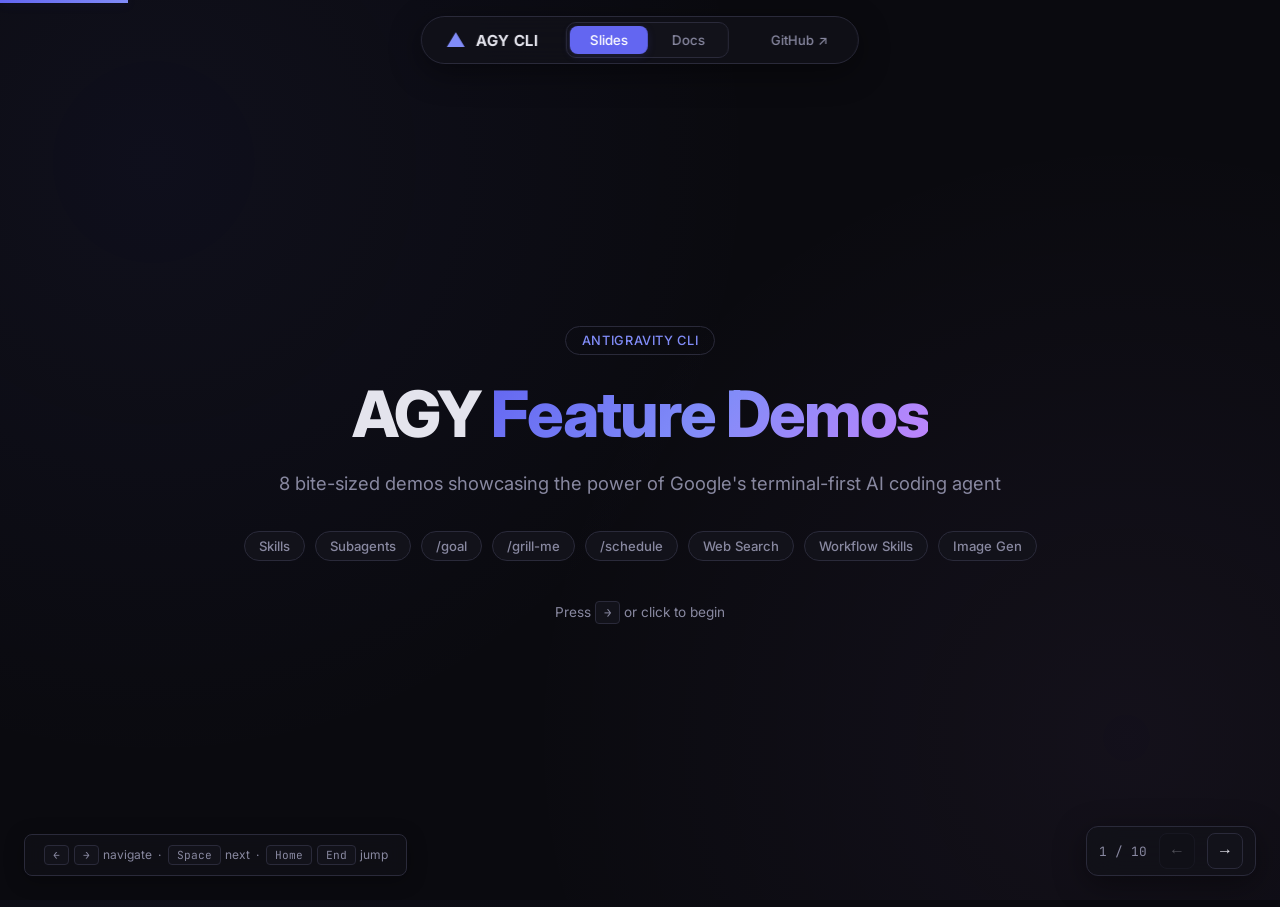
<file: docs/index.html>
<!DOCTYPE html>
<html lang="en">
<head>
  <meta charset="UTF-8">
  <meta name="viewport" content="width=device-width, initial-scale=1.0">
  <title>AGY CLI Feature Demos</title>
  <link rel="preconnect" href="https://fonts.googleapis.com">
  <link rel="preconnect" href="https://fonts.gstatic.com" crossorigin>
  <link href="https://fonts.googleapis.com/css2?family=Inter:wght@300;400;500;600;700;800;900&family=JetBrains+Mono:wght@400;500;600&display=swap" rel="stylesheet">
  <link rel="stylesheet" href="style.css">
  <link rel="stylesheet" href="guide.css">
</head>
<body>

  <!-- ═══ Shared Top Nav ═══ -->
  <nav class="topnav" id="topnav">
    <div class="topnav-brand">
      <span class="nav-logo">&#9650;</span>
      <span>AGY CLI</span>
    </div>
    <div class="topnav-tabs">
      <button class="topnav-tab active" data-view="slides" id="tabSlides">Slides</button>
      <button class="topnav-tab" data-view="docs" id="tabDocs">Docs</button>
    </div>
    <div class="topnav-right">
      <a href="https://github.com/agylabs/agy-demos" class="topnav-gh" target="_blank">GitHub &nearr;</a>
    </div>
  </nav>

  <!-- ══════════════════════════════════════════════ -->
  <!-- ═══ SLIDES VIEW ═══ -->
  <!-- ══════════════════════════════════════════════ -->
  <div id="slides-view" class="view active">

    <div class="progress-bar" id="progress"></div>

    <div class="slides-controls">
      <span class="slide-counter" id="slideCounter">1 / 10</span>
      <button class="nav-btn" id="prevBtn" aria-label="Previous slide">&larr;</button>
      <button class="nav-btn" id="nextBtn" aria-label="Next slide">&rarr;</button>
    </div>

    <main class="deck" id="deck">

      <!-- Slide 1: Title -->
      <section class="slide active" data-slide="0">
        <div class="slide-content title-slide">
          <div class="title-badge">Antigravity CLI</div>
          <h1>AGY <span class="gradient-text">Feature Demos</span></h1>
          <p class="subtitle">8 bite-sized demos showcasing the power of Google's terminal-first AI coding agent</p>
          <div class="title-features">
            <span class="chip">Skills</span>
            <span class="chip">Subagents</span>
            <span class="chip">/goal</span>
            <span class="chip">/grill-me</span>
            <span class="chip">/schedule</span>
            <span class="chip">Web Search</span>
            <span class="chip">Workflow Skills</span>
            <span class="chip">Image Gen</span>
          </div>
          <div class="title-cta">
            <span class="key-hint">Press <kbd>&rarr;</kbd> or click to begin</span>
          </div>
        </div>
      </section>

      <!-- Slide 2: Skills -->
      <section class="slide" data-slide="1">
        <div class="slide-content">
          <div class="slide-header">
            <span class="slide-number">01</span>
            <span class="slide-label">Built-in Skills</span>
          </div>
          <h2><span class="gradient-text">/skills</span></h2>
          <p class="slide-desc">56+ specialized skills turn agy into a domain expert on demand. Just describe what you need&mdash;agy loads the right skill automatically.</p>
          <div class="two-col">
            <div class="col">
              <video class="demo-video" src="01-skills.mp4" controls muted playsinline></video>
            </div>
            <div class="col">
              <h3>Skill Categories</h3>
              <div class="stat-grid">
                <div class="stat-card"><div class="stat-num">5</div><div class="stat-label">Chrome DevTools</div></div>
                <div class="stat-card"><div class="stat-num">11</div><div class="stat-label">Firebase</div></div>
                <div class="stat-card"><div class="stat-num">25+</div><div class="stat-label">Science</div></div>
                <div class="stat-card"><div class="stat-num">2</div><div class="stat-label">Modern Web</div></div>
              </div>
              <p class="note">Skills include a11y debugging, LCP optimization, AlphaFold, PubMed, PyMOL, and more.</p>
            </div>
          </div>
        </div>
      </section>

      <!-- Slide 3: Subagents -->
      <section class="slide" data-slide="2">
        <div class="slide-content">
          <div class="slide-header">
            <span class="slide-number">02</span>
            <span class="slide-label">Subagents</span>
          </div>
          <h2><span class="gradient-text">Parallel Work</span> with Subagents</h2>
          <p class="slide-desc">Spawn background agents for concurrent work. Research while coding, test while building.</p>
          <div class="two-col">
            <div class="col">
              <video class="demo-video" src="02-subagents.mp4" controls muted playsinline></video>
            </div>
            <div class="col">
              <h3>Subagent Types</h3>
              <div class="stat-grid">
                <div class="stat-card"><div class="stat-num" style="font-size:1rem;">research</div><div class="stat-label">Read-only, web search</div></div>
                <div class="stat-card"><div class="stat-num" style="font-size:1rem;">self</div><div class="stat-label">Full clone of main agent</div></div>
                <div class="stat-card"><div class="stat-num" style="font-size:1rem;">custom</div><div class="stat-label">User-defined prompts</div></div>
              </div>
              <div class="callout" style="margin-top:12px;">
                <span class="callout-icon">&#9432;</span>
                <span>Main agent works while subagent researches in the background. Results integrated automatically.</span>
              </div>
            </div>
          </div>
        </div>
      </section>

      <!-- Slide 4: /goal -->
      <section class="slide" data-slide="3">
        <div class="slide-content">
          <div class="slide-header"><span class="slide-number">03</span><span class="slide-label">Autonomous Mode</span></div>
          <h2><span class="gradient-text">/goal</span> &mdash; Hands-Free Completion</h2>
          <p class="slide-desc">Give agy a well-defined task and walk away. It plans, builds, tests, verifies, and documents&mdash;all without human input.</p>
          <div class="two-col">
            <div class="col">
              <video class="demo-video" src="03-goal.mp4" controls muted playsinline></video>
            </div>
            <div class="col">
              <h3>Autonomous Steps</h3>
              <div class="timeline" style="padding-left:16px;">
                <div class="timeline-item"><div class="timeline-marker">1</div><div class="timeline-content"><strong>Plan</strong><span class="dim">implementation_plan.md</span></div></div>
                <div class="timeline-item"><div class="timeline-marker">2</div><div class="timeline-content"><strong>Build</strong><span class="dim">countdown.py + argparse</span></div></div>
                <div class="timeline-item"><div class="timeline-marker">3</div><div class="timeline-content"><strong>Test</strong><span class="dim">9/9 tests passing</span></div></div>
                <div class="timeline-item"><div class="timeline-marker">4</div><div class="timeline-content"><strong>Verify</strong><span class="dim">Manual checks + audit</span></div></div>
              </div>
            </div>
          </div>
        </div>
      </section>

      <!-- Slide 5: /grill-me -->
      <section class="slide" data-slide="4">
        <div class="slide-content">
          <div class="slide-header"><span class="slide-number">04</span><span class="slide-label">Requirements Gathering</span></div>
          <h2><span class="gradient-text">/grill-me</span> &mdash; Ask First, Build Later</h2>
          <p class="slide-desc">Agy interviews you with targeted questions and curated options before writing a single line of code.</p>
          <div class="two-col">
            <div class="col">
              <video class="demo-video" src="04-grillme.mp4" controls muted playsinline></video>
            </div>
            <div class="col">
              <h3>5 Questions Asked</h3>
              <div class="question-flow" style="grid-template-columns:1fr;">
                <div class="question-card"><div class="q-num">Q1</div><div class="q-text">Stack?</div><div class="q-answer">FastAPI + SQLite</div></div>
                <div class="question-card"><div class="q-num">Q2</div><div class="q-text">Slugs?</div><div class="q-answer">Random Base62</div></div>
                <div class="question-card"><div class="q-num">Q3</div><div class="q-text">UI?</div><div class="q-answer">Web UI + API</div></div>
                <div class="question-card"><div class="q-num">Q4</div><div class="q-text">Features?</div><div class="q-answer">Tracking + TTL + QR</div></div>
                <div class="question-card"><div class="q-num">Q5</div><div class="q-text">Dir?</div><div class="q-answer">url_shortener/</div></div>
              </div>
            </div>
          </div>
        </div>
      </section>

      <!-- Slide 6: /schedule -->
      <section class="slide" data-slide="5">
        <div class="slide-content">
          <div class="slide-header"><span class="slide-number">05</span><span class="slide-label">Background Scheduling</span></div>
          <h2><span class="gradient-text">/schedule</span> &mdash; Set It and Forget It</h2>
          <p class="slide-desc">Agy schedules itself to wake up after a delay or on a recurring interval. Zero resource usage while waiting.</p>
          <div class="two-col">
            <div class="col">
              <video class="demo-video" src="05-schedule.mp4" controls muted playsinline></video>
            </div>
            <div class="col">
              <h3>How It Works</h3>
              <div class="schedule-demo">
                <div class="schedule-step"><div class="schedule-time">T+0s</div><div class="schedule-action"><div class="schedule-icon register">&#9201;</div><div><strong>Register</strong><span class="dim">60s timer</span></div></div></div>
                <div class="schedule-step idle"><div class="schedule-time">T+0s</div><div class="schedule-action"><div class="schedule-icon sleep">&#9790;</div><div><strong>Idle</strong><span class="dim">Zero resources</span></div></div></div>
                <div class="schedule-step"><div class="schedule-time">T+60s</div><div class="schedule-action"><div class="schedule-icon wake">&#9889;</div><div><strong>Wake</strong><span class="dim">Auto-resumes</span></div></div></div>
                <div class="schedule-step"><div class="schedule-time">T+60s</div><div class="schedule-action"><div class="schedule-icon run">&#10003;</div><div><strong>Execute</strong><span class="dim">Runs task</span></div></div></div>
              </div>
            </div>
          </div>
        </div>
      </section>

      <!-- Slide 7: Web Browsing -->
      <section class="slide" data-slide="6">
        <div class="slide-content">
          <div class="slide-header"><span class="slide-number">06</span><span class="slide-label">Web Browsing</span></div>
          <h2><span class="gradient-text">Live Web</span> Search &amp; Browsing</h2>
          <p class="slide-desc">Agy's knowledge isn't frozen. It searches the web in real-time for current docs, releases, and solutions.</p>
          <div class="two-col">
            <div class="col">
              <video class="demo-video" src="06-web.mp4" controls muted playsinline></video>
            </div>
            <div class="col">
              <h3>What agy found live</h3>
              <ul class="feature-list">
                <li>Enhanced agentic workflows</li>
                <li>280+ output tokens/second</li>
                <li>1M context window</li>
                <li>Configurable thinking levels</li>
                <li>Lower hallucinations</li>
                <li>Frontier safety framework</li>
              </ul>
              <p class="note">Two parallel web searches, synthesized into a structured markdown file in seconds.</p>
            </div>
          </div>
        </div>
      </section>

      <!-- Slide 8: Workflow Skills -->
      <section class="slide" data-slide="7">
        <div class="slide-content">
          <div class="slide-header"><span class="slide-number">07</span><span class="slide-label">Workflow Skills</span></div>
          <h2><span class="gradient-text">Build Once,</span> Reuse Forever</h2>
          <p class="slide-desc">Distill any completed workflow into a reusable SKILL.md that agy can invoke in future sessions.</p>
          <div class="two-col">
            <div class="col">
              <video class="demo-video" src="07-workflow.mp4" controls muted playsinline></video>
            </div>
            <div class="col">
              <h3>Skill Creation Phases</h3>
              <div class="workflow-phases" style="flex-direction:column; align-items:stretch; gap:8px;">
                <div class="phase" style="min-width:auto; padding:12px 16px;"><div class="phase-name">Brainstorm</div><div class="phase-detail">6 questions across 2 rounds</div></div>
                <div class="phase" style="min-width:auto; padding:12px 16px;"><div class="phase-name">Design &amp; Build</div><div class="phase-detail">SKILL.md protocol</div></div>
                <div class="phase" style="min-width:auto; padding:12px 16px;"><div class="phase-name">Validate</div><div class="phase-detail">Self-healing, 7/7 tests pass</div></div>
              </div>
            </div>
          </div>
        </div>
      </section>

      <!-- Slide 9: Image Generation -->
      <section class="slide" data-slide="8">
        <div class="slide-content">
          <div class="slide-header"><span class="slide-number">08</span><span class="slide-label">Image Generation</span></div>
          <h2><span class="gradient-text">Text-to-Image</span> Built In</h2>
          <p class="slide-desc">Generate images on-the-fly for UI mockups, assets, diagrams, and creative work. No external tools needed.</p>
          <div class="two-col">
            <div class="col">
              <video class="demo-video" src="08-imagegen.mp4" controls muted playsinline></video>
            </div>
            <div class="col">
              <h3>Use Cases</h3>
              <div class="image-uses">
                <div class="image-use"><span class="use-icon">&#127912;</span><span>UI Prototyping</span></div>
                <div class="image-use"><span class="use-icon">&#128444;</span><span>App Icons &amp; Assets</span></div>
                <div class="image-use"><span class="use-icon">&#128202;</span><span>Diagrams</span></div>
                <div class="image-use"><span class="use-icon">&#127752;</span><span>Placeholder Content</span></div>
              </div>
            </div>
          </div>
        </div>
      </section>

      <!-- Slide 10: Get Started -->
      <section class="slide" data-slide="9">
        <div class="slide-content title-slide">
          <div class="title-badge">Get Started</div>
          <h1>Try It <span class="gradient-text">Yourself</span></h1>
          <div class="getting-started">
            <div class="step-card"><div class="step-num">1</div><div class="step-text"><strong>Install</strong><code>curl -fsSL https://antigravity.google/install | bash</code></div></div>
            <div class="step-card"><div class="step-num">2</div><div class="step-text"><strong>Authenticate</strong><code>agy</code> <span class="dim">&rarr; Select "Use a Google Cloud project"</span></div></div>
            <div class="step-card"><div class="step-num">3</div><div class="step-text"><strong>Set model</strong><code>/model</code> <span class="dim">&rarr; Gemini 3.5 Flash</span></div></div>
            <div class="step-card"><div class="step-num">4</div><div class="step-text"><strong>Explore</strong><code>/skills</code> <code>/goal</code> <code>/grill-me</code> <code>/schedule</code></div></div>
          </div>
          <div class="title-cta">
            <a href="https://github.com/agylabs/agy-demos" class="cta-link">View on GitHub &rarr;</a>
          </div>
        </div>
      </section>

    </main>

    <footer class="footer" id="footer">
      <div class="footer-keys">
        <kbd>&larr;</kbd> <kbd>&rarr;</kbd> navigate
        &nbsp;&middot;&nbsp;
        <kbd>Space</kbd> next
        &nbsp;&middot;&nbsp;
        <kbd>Home</kbd> <kbd>End</kbd> jump
      </div>
    </footer>

  </div>

  <!-- ══════════════════════════════════════════════ -->
  <!-- ═══ DOCS VIEW ═══ -->
  <!-- ══════════════════════════════════════════════ -->
  <div id="docs-view" class="view">

    <aside class="sidebar" id="sidebar">
      <div class="sidebar-header">Feature Guide</div>
      <nav class="sidebar-nav">
        <a href="#skills" class="sidebar-link active" data-section="skills"><span class="sidebar-num">01</span> Skills</a>
        <a href="#subagents" class="sidebar-link" data-section="subagents"><span class="sidebar-num">02</span> Subagents</a>
        <a href="#goal" class="sidebar-link" data-section="goal"><span class="sidebar-num">03</span> /goal</a>
        <a href="#grill-me" class="sidebar-link" data-section="grill-me"><span class="sidebar-num">04</span> /grill-me</a>
        <a href="#schedule" class="sidebar-link" data-section="schedule"><span class="sidebar-num">05</span> /schedule</a>
        <a href="#web" class="sidebar-link" data-section="web"><span class="sidebar-num">06</span> Web Browsing</a>
        <a href="#workflow" class="sidebar-link" data-section="workflow"><span class="sidebar-num">07</span> Workflow Skills</a>
        <a href="#imagegen" class="sidebar-link" data-section="imagegen"><span class="sidebar-num">08</span> Image Generation</a>
      </nav>
    </aside>

    <button class="sidebar-toggle" id="sidebarToggle" aria-label="Toggle sidebar">&#9776;</button>

    <main class="docs-main" id="docsMain">

      <section class="doc-section" id="skills">
        <div class="section-header"><span class="section-num">01</span><div><h1>Built-in Skills</h1><p class="section-tagline">56+ specialized skills turn agy into a domain expert on demand</p></div></div>
        <div class="doc-card"><h2>What Are Skills?</h2><p>Skills are expert playbooks that give agy deep domain knowledge. They're loaded on-demand and can fetch live data, run CLI tools, and follow curated best practices. Skills come from plugins and can be created per-workspace or globally.</p></div>
        <div class="doc-card"><h2>How to Use</h2><div class="code-block"><div class="code-header">Interactive Mode</div><pre><code>/skills              <span class="code-comment"># List all available skills in the TUI overlay</span></code></pre></div><p>Then reference a skill in your prompt &mdash; agy activates it automatically.</p></div>
        <div class="doc-card"><h2>Demo: Modern Web Guidance Skill</h2><div class="prompt-block"><div class="prompt-label">Prompt</div><p>Use the modern-web-guidance skill to look up the latest CSS container queries best practices. Give me a short summary of what you find.</p></div><h3>What agy did</h3><ol class="step-list"><li>Read the skill definition (<code>SKILL.md</code>) to understand how to use it</li><li>Ran <code>npx -y modern-web-guidance@latest search "container queries"</code> to find relevant guides</li><li>Retrieved multiple guides: <code>fluid-scaling</code>, <code>size-aware-styling</code>, <code>css-layout</code></li><li>Synthesized a concise summary covering containment, fluid scaling, size-aware layouts, and progressive enhancement</li></ol></div>
        <div class="doc-card"><h2>Available Skill Categories</h2><div class="table-wrap"><table><thead><tr><th>Category</th><th>Count</th><th>Examples</th></tr></thead><tbody><tr><td>Chrome DevTools</td><td>5</td><td>a11y debugging, LCP optimization, memory leak diagnosis</td></tr><tr><td>Firebase</td><td>11</td><td>Auth, Firestore, Data Connect, Crashlytics, security rules</td></tr><tr><td>Modern Web</td><td>2</td><td>CSS/HTML best practices, Chrome Extensions (Manifest V3)</td></tr><tr><td>Science</td><td>25+</td><td>AlphaFold, PubMed, PDB, PyMOL, genomics, proteomics</td></tr><tr><td>Android</td><td>1</td><td>Android CLI orchestration</td></tr><tr><td>Utility</td><td>1</td><td>Workflow skill creator</td></tr></tbody></table></div></div>
        <div class="doc-callout"><strong>Key Takeaway:</strong> Skills turn agy into a domain expert on demand &mdash; no configuration needed. Just describe what you want and reference the domain; agy loads the right skill automatically.</div>
      </section>

      <section class="doc-section" id="subagents">
        <div class="section-header"><span class="section-num">02</span><div><h1>Subagents</h1><p class="section-tagline">Spawn background agents for parallel, concurrent work</p></div></div>
        <div class="doc-card"><h2>What Are Subagents?</h2><p>Agy can delegate tasks to specialized subagents that run concurrently in the background. When a subagent finishes, it reports back and the main agent integrates the results. This enables true parallel workflows.</p></div>
        <div class="doc-card"><h2>Available Subagent Types</h2><div class="table-wrap"><table><thead><tr><th>Type</th><th>Capability</th><th>Use Case</th></tr></thead><tbody><tr><td><code>research</code></td><td>Read-only, web search, codebase exploration</td><td>Finding docs, researching APIs</td></tr><tr><td><code>self</code></td><td>Full capabilities (clone of main agent)</td><td>Independent coding tasks</td></tr><tr><td>Custom</td><td>User-defined system prompt + toolset</td><td>Domain-specific agents</td></tr></tbody></table></div></div>
        <div class="doc-card"><h2>Demo: Parallel Research + File Creation</h2><div class="prompt-block"><div class="prompt-label">Prompt</div><p>Spawn a research subagent to find the top 3 newest features in Go 1.24, while you simultaneously create a short summary file called go-news.md. Show me how you can work in parallel with the subagent.</p></div><h3>What happened in parallel</h3><div class="parallel-grid"><div class="parallel-col"><div class="parallel-title">Main Agent</div><ol class="step-list"><li>Created <code>go-news.md</code> with placeholder</li><li>Yielded execution, waited</li><li>Received subagent report</li><li>Updated <code>go-news.md</code> with final content</li><li>Killed subagent (cleanup)</li></ol></div><div class="parallel-col accent"><div class="parallel-title">Research Subagent</div><ol class="step-list"><li>Searched the web for Go 1.24 features</li><li>Found and structured the top 3 features</li><li>Reported results back to main agent</li></ol></div></div><h3>Result</h3><p><code>go-news.md</code> was created with: Generic Type Aliases, First-Class Tool Dependencies (<code>go get -tool</code>), and Directory-Scoped Filesystem Access (<code>os.Root</code>).</p></div>
        <div class="doc-card"><h2>Key Details</h2><ul class="detail-list"><li>Subagents show in the status bar: <code>1 subagent(s)</code></li><li>View all subagents with <code>/agents</code></li><li>Navigate subagent approvals with <kbd>ctrl+j</kbd> (teleport) and <kbd>ctrl+k</kbd> (quick approve)</li><li>Subagents can be spawned in isolated workspaces to avoid conflicts</li></ul></div>
        <div class="doc-callout"><strong>Key Takeaway:</strong> Subagents let agy parallelize work &mdash; research while coding, test while building, explore while implementing. The main agent orchestrates and integrates results automatically.</div>
      </section>

      <section class="doc-section" id="goal">
        <div class="section-header"><span class="section-num">03</span><div><h1>/goal &mdash; Autonomous Completion</h1><p class="section-tagline">Give agy a task and walk away. It plans, builds, tests, and verifies.</p></div></div>
        <div class="doc-card"><h2>What Is /goal?</h2><p>Normally, agy may pause to ask clarifying questions or request approval. The <code>/goal</code> command tells agy to lock in and aggressively pursue the task to completion without stopping. It plans, implements, tests, and verifies &mdash; all autonomously.</p></div>
        <div class="doc-card"><h2>Demo: Build a CLI Tool End-to-End</h2><div class="prompt-block"><div class="prompt-label">Prompt</div><p>/goal Create a Python CLI tool called "countdown.py" that takes a number as an argument and prints a countdown from that number to 1, with each number on a new line, followed by "Liftoff!" at the end. Include argument validation and a --reverse flag to count up instead. Write tests in test_countdown.py and make sure they pass.</p></div><h3>What agy did autonomously (zero human input)</h3><div class="table-wrap"><table><thead><tr><th>Step</th><th>Action</th><th>Details</th></tr></thead><tbody><tr><td>1</td><td>Environment check</td><td>Verified Python 3 and unittest available</td></tr><tr><td>2</td><td>Created implementation plan</td><td>Wrote <code>implementation_plan.md</code></td></tr><tr><td>3</td><td>Auto-approved plan</td><td>Didn't wait for human &mdash; <code>/goal</code> mode</td></tr><tr><td>4</td><td>Created task tracker</td><td>Wrote <code>task.md</code> with checklist</td></tr><tr><td>5</td><td>Wrote <code>countdown.py</code></td><td>argparse, validation, <code>--reverse</code> flag</td></tr><tr><td>6</td><td>Wrote <code>test_countdown.py</code></td><td>9 test cases using <code>unittest</code> + subprocess</td></tr><tr><td>7</td><td>Ran automated tests</td><td>All 9 passed</td></tr><tr><td>8</td><td>Manual verification</td><td>Tested multiple input variations</td></tr><tr><td>9</td><td>Created walkthrough</td><td>Wrote <code>walkthrough.md</code> with design + diffs</td></tr><tr><td>10</td><td>Final audit</td><td>Requirements checklist mapped to evidence</td></tr></tbody></table></div><h3>Result</h3><div class="code-block"><div class="code-header">Output</div><pre><code>$ python3 countdown.py 5
5
4
3
2
1
Liftoff!

$ python3 countdown.py 3 --reverse
1
2
3
Liftoff!</code></pre></div></div>
        <div class="doc-card"><h2>Artifacts Generated</h2><p>Agy also created planning artifacts tracked via <code>/artifact</code>:</p><ul class="detail-list"><li><code>implementation_plan.md</code> &mdash; design before coding</li><li><code>task.md</code> &mdash; progress checklist</li><li><code>walkthrough.md</code> &mdash; post-completion summary with diffs</li></ul></div>
        <div class="doc-callout"><strong>Key Takeaway:</strong> <code>/goal</code> is agy's "overnight mode" &mdash; give it a well-defined task and walk away. It plans, builds, tests, verifies, and documents everything without needing human intervention.</div>
      </section>

      <section class="doc-section" id="grill-me">
        <div class="section-header"><span class="section-num">04</span><div><h1>/grill-me &mdash; Requirements Gathering</h1><p class="section-tagline">Interactive interview with targeted questions before writing any code</p></div></div>
        <div class="doc-card"><h2>What Is /grill-me?</h2><p>Instead of guessing or making assumptions, <code>/grill-me</code> triggers an interactive interview where agy asks a series of design questions &mdash; each with curated options and recommendations &mdash; before writing any code.</p></div>
        <div class="doc-card"><h2>Demo: URL Shortener Service</h2><div class="prompt-block"><div class="prompt-label">Prompt</div><p>/grill-me I want to build a URL shortener service</p></div><h3>Questions agy asked (with interactive TUI selectors)</h3><div class="table-wrap"><table><thead><tr><th>#</th><th>Question</th><th>Options Offered</th><th>Selected</th></tr></thead><tbody><tr><td>1</td><td>Technology stack?</td><td>Python/FastAPI+SQLite, Go+SQLite, Node/Express, Firebase</td><td class="selected">Python/FastAPI+SQLite</td></tr><tr><td>2</td><td>Slug generation?</td><td>Random token, Auto-increment ID, Truncated hash</td><td class="selected">Secure Random Token (6-char Base62)</td></tr><tr><td>3</td><td>UI type?</td><td>Web UI + API, Pure REST API, React SPA + API</td><td class="selected">Interactive Web UI + JSON API</td></tr><tr><td>4</td><td>Extra features?</td><td>Click tracking, TTL, QR codes, Delete key, Passwords</td><td class="selected">Click tracking + TTL + QR codes</td></tr><tr><td>5</td><td>Directory?</td><td><code>url_shortener/</code> subdirectory, workspace root</td><td class="selected"><code>url_shortener/</code> subdirectory</td></tr></tbody></table></div><h3>TUI Interaction Style</h3><ul class="detail-list"><li><strong>Single-select:</strong> <code>&gt; 1. (Recommended) Python with FastAPI and SQLite</code> with arrow key navigation</li><li><strong>Multi-select:</strong> <code>[ ] Click Tracking</code> toggleable with <kbd>x</kbd> key</li><li>Each option includes a description explaining tradeoffs</li></ul><h3>Result</h3><p>After 5 questions, agy produced a detailed <code>implementation_plan.md</code> with full design alignment, then built a complete URL shortener with glassmorphic UI, click analytics, TTL expiration, and QR code generation.</p></div>
        <div class="doc-callout"><strong>Key Takeaway:</strong> <code>/grill-me</code> is the opposite of <code>/goal</code> &mdash; instead of charging ahead, it pauses to gather requirements first. Use it when the task is ambiguous or has many design choices.</div>
      </section>

      <section class="doc-section" id="schedule">
        <div class="section-header"><span class="section-num">05</span><div><h1>/schedule &mdash; Background Tasks</h1><p class="section-tagline">Set timers and recurring jobs that wake agy up automatically</p></div></div>
        <div class="doc-card"><h2>What Is /schedule?</h2><p>Agy can schedule itself to wake up after a delay or on a recurring interval. While waiting, it goes idle (uses no resources). When the timer fires, the system wakes agy and it executes the scheduled task.</p></div>
        <div class="doc-card"><h2>Demo: One-Shot Reminder (60 seconds)</h2><div class="prompt-block"><div class="prompt-label">Prompt</div><p>Use /schedule to set up a one-shot reminder that triggers in 1 minute to check if the url_shortener directory exists and report its contents.</p></div><h3>Timeline</h3><div class="table-wrap"><table><thead><tr><th>Step</th><th>Time</th><th>Action</th></tr></thead><tbody><tr><td>1</td><td>T+0s</td><td>Registered a 60-second timer via <code>Schedule()</code> tool</td></tr><tr><td>2</td><td>T+0s</td><td>Went idle &mdash; yielded control, stopped all tool calls</td></tr><tr><td>3</td><td>T+60s</td><td>System fired the timer, woke agy with a notification</td></tr><tr><td>4</td><td>T+60s</td><td>Agy ran <code>ListDir()</code> on <code>url_shortener/</code> and reported contents</td></tr></tbody></table></div></div>
        <div class="doc-card"><h2>Use Cases</h2><div class="table-wrap"><table><thead><tr><th>Pattern</th><th>Example</th></tr></thead><tbody><tr><td>One-shot timer</td><td>"Remind me in 10 minutes to check the deploy"</td></tr><tr><td>Recurring poll</td><td>"Check CI status every 5 minutes until it passes"</td></tr><tr><td>Background monitor</td><td>"Watch the server logs and alert me if errors spike"</td></tr><tr><td>Deferred task</td><td>"In 30 minutes, run the full test suite"</td></tr></tbody></table></div></div>
        <div class="doc-card"><h2>How It Works</h2><ol class="step-list"><li><strong>Register:</strong> Agy calls <code>Schedule(DurationSeconds=N, prompt="...")</code></li><li><strong>Yield:</strong> Agy ends its turn and goes idle</li><li><strong>Fire:</strong> System tracks the countdown and sends a wakeup notification</li><li><strong>Execute:</strong> Agy resumes with the scheduled prompt and runs the task</li></ol></div>
        <div class="doc-callout"><strong>Key Takeaway:</strong> <code>/schedule</code> turns agy into an autonomous background worker. Set a timer and walk away &mdash; agy wakes itself up and handles it.</div>
      </section>

      <section class="doc-section" id="web">
        <div class="section-header"><span class="section-num">06</span><div><h1>Web Browsing &amp; Search</h1><p class="section-tagline">Real-time web search to get current information on anything</p></div></div>
        <div class="doc-card"><h2>What Can Agy Do on the Web?</h2><ul class="detail-list"><li><strong>Web Search:</strong> Query search engines for current information</li><li><strong>URL Reading:</strong> Fetch and process content from any public URL</li><li><strong>Live Documentation:</strong> Look up the latest API docs, release notes, changelogs</li></ul></div>
        <div class="doc-card"><h2>Demo: Research a Recent Release</h2><div class="prompt-block"><div class="prompt-label">Prompt</div><p>Search the web for "Google Gemini 3.5 Flash release date" and tell me when it was released and what its key improvements are. Then create a file with your findings.</p></div><h3>What agy did</h3><ol class="step-list"><li>Ran two parallel web searches</li><li>Synthesized findings from multiple search results</li><li>Created <code>gemini-flash-notes.md</code> with structured findings</li></ol><h3>Findings retrieved</h3><ul class="detail-list"><li>Enhanced agentic workflows and multi-step reasoning</li><li>280+ output tokens/second, 1M context window</li><li>Configurable thinking levels (Minimal/Low/Medium/High)</li><li>Lower hallucinations, higher coding benchmarks</li></ul></div>
        <div class="doc-card"><h2>Practical Use Cases</h2><div class="table-wrap"><table><thead><tr><th>Use Case</th><th>Example</th></tr></thead><tbody><tr><td>API docs</td><td>"Look up the latest FastAPI middleware docs"</td></tr><tr><td>Debugging</td><td>"Search for this error message and find the fix"</td></tr><tr><td>Research</td><td>"What's new in Python 3.13?"</td></tr><tr><td>Best practices</td><td>"Find the current OWASP top 10"</td></tr><tr><td>Dependency check</td><td>"Is there a newer version of React Router?"</td></tr></tbody></table></div></div>
        <div class="doc-callout"><strong>Key Takeaway:</strong> Agy's knowledge isn't frozen &mdash; it can search the web in real-time, making it useful for researching new releases, finding documentation, and debugging with the latest solutions.</div>
      </section>

      <section class="doc-section" id="workflow">
        <div class="section-header"><span class="section-num">07</span><div><h1>Workflow Skill Creator</h1><p class="section-tagline">Build once, distill into a skill, reuse forever</p></div></div>
        <div class="doc-card"><h2>What Is the Workflow Skill Creator?</h2><p>After completing a complex multi-step workflow (like building a FastAPI app), agy can analyze what it did and create a reusable <strong>SKILL.md</strong> file &mdash; a structured protocol that guides future agy sessions to reproduce the same workflow pattern with different inputs.</p></div>
        <div class="doc-card"><h2>Demo: Creating "fastapi-app-scaffold" Skill</h2><div class="prompt-block"><div class="prompt-label">Prompt</div><p>Use the workflow-skill-creator skill to distill our URL shortener building workflow into a reusable skill called "fastapi-app-scaffold" that can scaffold any FastAPI + SQLite web application with tests.</p></div><h3>Structured brainstorming process</h3><div class="table-wrap"><table><thead><tr><th>Phase</th><th>Action</th></tr></thead><tbody><tr><td><strong>Phase 1: Brainstorming</strong></td><td>Asked 6 clarifying questions across 2 rounds</td></tr><tr><td>Round 1</td><td>Workflow accuracy, input format, usage frequency</td></tr><tr><td>Round 2</td><td>Error handling strategy, database layer, skill pattern</td></tr><tr><td><strong>Phase 2: Design</strong></td><td>Created <code>implementation_plan.md</code> artifact</td></tr><tr><td><strong>Phase 3: Implementation</strong></td><td>Wrote <code>SKILL.md</code> with full protocol</td></tr><tr><td><strong>Phase 4: Validation</strong></td><td>Scaffolded a "Task Manager" app using the new skill</td></tr><tr><td><strong>Phase 5: Self-Healing</strong></td><td>Fixed namespace collision, re-ran tests (7/7 passed)</td></tr></tbody></table></div><h3>Decisions captured in the skill</h3><ul class="detail-list"><li>API-only or API+Frontend (configurable)</li><li>Natural language input for requirements</li><li>Raw sqlite3 by default, ORM if specified</li><li>Self-healing test verification loop</li><li>Modern CSS glassmorphism for frontends</li></ul></div>
        <div class="doc-card"><h2>Validation App Created</h2><p>Agy validated the skill by building a complete <strong>Task Manager</strong> app:</p><div class="code-block"><div class="code-header">Directory Structure</div><pre><code>task_manager/
├── app/
│   ├── main.py          <span class="code-comment"># FastAPI CRUD endpoints</span>
│   ├── database.py      <span class="code-comment"># SQLite with parameterized queries</span>
│   ├── schemas.py       <span class="code-comment"># Pydantic validation</span>
│   └── static/          <span class="code-comment"># Glassmorphic dark-mode frontend</span>
├── tests/
│   └── test_main.py     <span class="code-comment"># 7 integration tests (all passing)</span>
└── requirements.txt</code></pre></div><div class="code-block"><div class="code-header">Future Usage</div><pre><code>&gt; Use the <span class="hl">fastapi-app-scaffold</span> skill to scaffold a blog API
  with posts, comments, and a modern frontend.

<span class="success">&#10003;</span> Skill loaded. Scaffolding...</code></pre></div></div>
        <div class="doc-callout"><strong>Key Takeaway:</strong> The workflow skill creator turns one-off work into institutional knowledge. Build something once, distill it into a skill, and agy can reproduce the pattern indefinitely &mdash; with full self-healing and validation built in.</div>
      </section>

      <section class="doc-section" id="imagegen">
        <div class="section-header"><span class="section-num">08</span><div><h1>Image Generation</h1><p class="section-tagline">Text-to-image built directly into the CLI</p></div></div>
        <div class="doc-card"><h2>What Can Agy Generate?</h2><ul class="detail-list"><li>UI mockups and wireframes</li><li>App icons, logos, and placeholder assets</li><li>Diagrams and visual aids</li><li>Creative/marketing images</li><li>Any image from a text description</li></ul></div>
        <div class="doc-card"><h2>Demo: Futuristic Rocket Launch</h2><div class="prompt-block"><div class="prompt-label">Prompt</div><p>Generate an image of a futuristic rocket launching from a neon-lit launchpad at night, with the text "AGY CLI" visible on the rocket body. Save it as rocket-launch.png.</p></div><h3>What agy did</h3><ol class="step-list"><li>Called <code>GenerateImage()</code> tool with the detailed prompt</li><li>Image generated as an artifact in the conversation</li><li>Copied the generated image to the workspace directory</li><li>Confirmed the file path and provided a preview</li></ol><p><strong>Result:</strong> <code>rocket-launch.png</code> (1.7MB) saved to workspace.</p></div>
        <div class="doc-card"><h2>Practical Use Cases</h2><div class="table-wrap"><table><thead><tr><th>Use Case</th><th>Example</th></tr></thead><tbody><tr><td>UI Prototyping</td><td>"Generate a mockup of the login page with dark mode"</td></tr><tr><td>App Assets</td><td>"Create a 512x512 app icon for a weather app"</td></tr><tr><td>Placeholder Content</td><td>"Generate 3 placeholder hero images for the landing page"</td></tr><tr><td>Documentation</td><td>"Create a diagram showing the data flow between services"</td></tr><tr><td>Branding</td><td>"Design a logo for the project with blue and white colors"</td></tr></tbody></table></div></div>
        <div class="doc-callout"><strong>Key Takeaway:</strong> Image generation is built directly into agy &mdash; no need for external tools. Just describe what you need in natural language and agy generates it inline, saving it wherever you specify.</div>
      </section>

    </main>
  </div>

  <script src="app.js"></script>
  <script src="guide.js"></script>
</body>
</html>
</file>
<file: docs/style.css>
/* ── Reset & Base ── */
*, *::before, *::after { box-sizing: border-box; margin: 0; padding: 0; }

:root {
  --bg: #0a0a0f;
  --surface: #12121a;
  --surface-2: #1a1a26;
  --border: #2a2a3a;
  --text: #e4e4ed;
  --text-dim: #8888a0;
  --accent: #6366f1;
  --accent-2: #818cf8;
  --accent-glow: rgba(99, 102, 241, 0.15);
  --green: #22c55e;
  --red: #ef4444;
  --yellow: #eab308;
  --radius: 12px;
  --radius-sm: 8px;
  --font: 'Inter', -apple-system, system-ui, sans-serif;
  --mono: 'JetBrains Mono', 'Fira Code', monospace;
}

html { font-size: 16px; scroll-behavior: smooth; }

body {
  font-family: var(--font);
  background: radial-gradient(circle at 12% 18%, rgba(99, 102, 241, 0.06) 0%, transparent 45%),
              radial-gradient(circle at 88% 82%, rgba(192, 132, 252, 0.05) 0%, transparent 45%),
              var(--bg);
  color: var(--text);
  overflow: hidden;
  height: 100dvh;
  -webkit-font-smoothing: antialiased;
}

/* ── Progress Bar ── */
.progress-bar {
  position: fixed;
  top: 0;
  left: 0;
  height: 3px;
  background: linear-gradient(90deg, var(--accent), var(--accent-2));
  z-index: 100;
  transition: width 0.4s cubic-bezier(0.4, 0, 0.2, 1);
  box-shadow: 0 0 12px var(--accent-glow);
}

/* ── Shared Top Nav ── */
.topnav {
  position: fixed;
  top: 16px;
  left: 50%;
  transform: translateX(-50%);
  width: max-content;
  max-width: 90vw;
  height: 48px;
  display: flex;
  align-items: center;
  justify-content: space-between;
  gap: 28px;
  padding: 0 16px 0 24px;
  background: rgba(18, 18, 26, 0.75);
  backdrop-filter: blur(16px);
  -webkit-backdrop-filter: blur(16px);
  border: 1px solid var(--border);
  border-radius: 30px;
  box-shadow: 0 8px 32px rgba(0, 0, 0, 0.4);
  z-index: 100;
  transition: all 0.3s cubic-bezier(0.4, 0, 0.2, 1);
}

body.docs-body .topnav {
  top: 0;
  left: 0;
  right: 0;
  transform: none;
  width: 100%;
  max-width: none;
  height: 56px;
  border-radius: 0;
  border-top: none;
  border-left: none;
  border-right: none;
  border-bottom: 1px solid var(--border);
  padding: 0 24px;
  background: rgba(10, 10, 15, 0.9);
}

.topnav-brand {
  display: flex;
  align-items: center;
  gap: 10px;
  font-weight: 700;
  font-size: 0.95rem;
  letter-spacing: 0.02em;
}

.nav-logo {
  color: var(--accent-2);
  font-size: 1.2rem;
}

.topnav-tabs {
  display: flex;
  align-items: center;
  gap: 4px;
  background: var(--surface);
  border: 1px solid var(--border);
  border-radius: 10px;
  padding: 3px;
}

.topnav-tab {
  padding: 6px 20px;
  border-radius: 8px;
  font-family: var(--font);
  font-size: 0.84rem;
  font-weight: 500;
  color: var(--text-dim);
  background: transparent;
  border: none;
  cursor: pointer;
  transition: all 0.2s;
}

.topnav-tab:hover {
  color: var(--text);
}

.topnav-tab.active {
  color: #fff;
  background: var(--accent);
  box-shadow: 0 2px 8px var(--accent-glow);
}

.topnav-right {
  display: flex;
  align-items: center;
}

.topnav-gh {
  padding: 6px 14px;
  border-radius: 6px;
  font-size: 0.82rem;
  font-weight: 500;
  color: var(--text-dim);
  text-decoration: none;
  transition: all 0.2s;
}

.topnav-gh:hover {
  color: var(--text);
  background: var(--surface);
}

/* ── View Toggle ── */
.view { display: none; }
.view.active { display: block; }

/* ── Slide Controls (below topnav) ── */
.slides-controls {
  position: fixed;
  bottom: 24px;
  right: 24px;
  background: rgba(18, 18, 26, 0.8);
  backdrop-filter: blur(16px);
  -webkit-backdrop-filter: blur(16px);
  border: 1px solid var(--border);
  border-radius: var(--radius);
  padding: 6px 12px;
  height: auto;
  box-shadow: 0 8px 32px rgba(0, 0, 0, 0.4);
  z-index: 100;
  display: flex;
  align-items: center;
  gap: 12px;
}

.slide-counter {
  font-family: var(--mono);
  font-size: 0.8rem;
  color: var(--text-dim);
  min-width: 48px;
  text-align: center;
}

.nav-btn {
  width: 36px;
  height: 36px;
  border: 1px solid var(--border);
  border-radius: var(--radius-sm);
  background: var(--surface);
  color: var(--text);
  font-size: 1rem;
  cursor: pointer;
  display: flex;
  align-items: center;
  justify-content: center;
  transition: all 0.2s;
}

.nav-btn:hover {
  background: var(--surface-2);
  border-color: var(--accent);
  color: var(--accent-2);
}

.nav-btn:disabled {
  opacity: 0.3;
  cursor: default;
}

/* ── Deck & Slides ── */
.deck {
  position: relative;
  height: 100dvh;
  width: 100%;
}

.slide {
  position: absolute;
  inset: 0;
  display: flex;
  align-items: center;
  justify-content: center;
  padding: 60px 10px 10px;
  opacity: 0;
  transform: translateX(60px);
  pointer-events: none;
  transition: opacity 0.5s cubic-bezier(0.4, 0, 0.2, 1),
              transform 0.5s cubic-bezier(0.4, 0, 0.2, 1);
}

.slide.active {
  opacity: 1;
  transform: translateX(0);
  pointer-events: auto;
}

.slide.exit-left {
  opacity: 0;
  transform: translateX(-60px);
}

.slide-content {
  width: 90%;
  max-width: 1600px;
  margin: 0 auto;
}

/* ── Title Slide ── */
.title-slide {
  text-align: center;
}

.title-badge {
  display: inline-block;
  padding: 6px 16px;
  border: 1px solid var(--border);
  border-radius: 20px;
  font-size: 0.8rem;
  font-weight: 500;
  color: var(--accent-2);
  letter-spacing: 0.05em;
  text-transform: uppercase;
  margin-bottom: 24px;
}

h1 {
  font-size: clamp(2.4rem, 5vw, 4rem);
  font-weight: 800;
  line-height: 1.1;
  letter-spacing: -0.03em;
  margin-bottom: 20px;
}

.gradient-text {
  background: linear-gradient(135deg, var(--accent), var(--accent-2), #c084fc);
  -webkit-background-clip: text;
  -webkit-text-fill-color: transparent;
  background-clip: text;
}

.subtitle {
  font-size: clamp(1.15rem, 1.35vw, 1.5rem);
  color: var(--text-dim);
  max-width: none;
  margin: 0 auto 32px;
  line-height: 1.6;
}

.title-features {
  display: flex;
  flex-wrap: wrap;
  justify-content: center;
  gap: 10px;
  margin-bottom: 40px;
}

.chip {
  padding: 6px 14px;
  border-radius: 20px;
  font-size: 0.82rem;
  font-weight: 500;
  background: var(--surface);
  border: 1px solid var(--border);
  color: var(--text-dim);
  transition: all 0.3s;
}

.chip:hover {
  border-color: var(--accent);
  color: var(--accent-2);
  background: var(--accent-glow);
}

.title-cta { margin-top: 16px; }

.key-hint {
  font-size: 0.85rem;
  color: var(--text-dim);
}

.cta-link {
  display: inline-block;
  padding: 12px 28px;
  background: linear-gradient(135deg, var(--accent), var(--accent-2));
  border-radius: var(--radius);
  color: #fff;
  text-decoration: none;
  font-weight: 600;
  font-size: 0.95rem;
  transition: all 0.3s;
  box-shadow: 0 4px 20px var(--accent-glow);
}

.cta-link:hover {
  transform: translateY(-2px);
  box-shadow: 0 8px 30px rgba(99, 102, 241, 0.3);
}

kbd {
  display: inline-block;
  padding: 2px 8px;
  font-family: var(--mono);
  font-size: 0.78rem;
  background: var(--surface);
  border: 1px solid var(--border);
  border-radius: 4px;
  color: var(--text-dim);
}

/* ── Slide Headers ── */
.slide-header {
  display: flex;
  align-items: center;
  gap: 12px;
  margin-bottom: 12px;
}

.slide-number {
  font-family: var(--mono);
  font-size: 0.8rem;
  font-weight: 600;
  color: var(--accent-2);
  opacity: 0.6;
}

.slide-label {
  font-size: 0.8rem;
  font-weight: 500;
  color: var(--text-dim);
  text-transform: uppercase;
  letter-spacing: 0.08em;
}

h2 {
  font-size: clamp(2rem, 4.5vw, 3.2rem);
  font-weight: 700;
  letter-spacing: -0.02em;
  margin-bottom: 12px;
}

.slide-desc {
  font-size: clamp(1.1rem, 1.3vw, 1.4rem);
  color: var(--text-dim);
  line-height: 1.6;
  max-width: none;
  margin-bottom: 28px;
}

/* ── Video Player ── */
.demo-video {
  width: 100%;
  height: calc(100vh - 200px);
  object-fit: contain;
  border-radius: var(--radius);
  border: 1px solid var(--border);
  background: #000;
  box-shadow: 0 12px 40px rgba(0, 0, 0, 0.5);
}

/* ── Terminal ── */
.terminal {
  background: var(--surface);
  border: 1px solid var(--border);
  border-radius: var(--radius);
  overflow: hidden;
}

.terminal.compact { font-size: 0.85rem; }

.terminal-header {
  display: flex;
  align-items: center;
  gap: 8px;
  padding: 10px 16px;
  background: rgba(255, 255, 255, 0.02);
  border-bottom: 1px solid var(--border);
}

.terminal-dot {
  width: 10px;
  height: 10px;
  border-radius: 50%;
}

.terminal-dot.red { background: var(--red); opacity: 0.7; }
.terminal-dot.yellow { background: var(--yellow); opacity: 0.7; }
.terminal-dot.green { background: var(--green); opacity: 0.7; }

.terminal-title {
  margin-left: auto;
  font-family: var(--mono);
  font-size: 0.72rem;
  color: var(--text-dim);
}

.terminal-body {
  padding: 16px 20px;
}

.terminal-body pre {
  margin: 0;
  font-family: var(--mono);
  font-size: 0.82rem;
  line-height: 1.65;
  white-space: pre-wrap;
}

.terminal-body code { font-family: inherit; }

.prompt { color: var(--accent-2); font-weight: 600; }
.hl { color: var(--accent-2); }
.dim { color: var(--text-dim); }
.success { color: var(--green); }

/* ── Two Column ── */
.two-col {
  display: grid;
  grid-template-columns: 3fr 1fr;
  gap: clamp(20px, 3vw, 40px);
  align-items: start;
}

.col h3 {
  font-size: 1.15rem;
  font-weight: 600;
  margin-bottom: 16px;
  color: var(--text);
}

/* ── Stat Grid ── */
.stat-grid {
  display: grid;
  grid-template-columns: 1fr 1fr;
  gap: 12px;
  margin-bottom: 16px;
}

.stat-card {
  padding: 24px;
  background: var(--surface);
  border: 1px solid var(--border);
  border-radius: var(--radius-sm);
  text-align: center;
}

.stat-num {
  font-size: 2.2rem;
  font-weight: 700;
  color: var(--accent-2);
  font-family: var(--mono);
}

.stat-label {
  font-size: 0.85rem;
  color: var(--text-dim);
  margin-top: 6px;
}

.note {
  font-size: 0.82rem;
  color: var(--text-dim);
  line-height: 1.5;
}

/* ── Flow Diagram (Subagents) ── */
.flow-diagram {
  display: flex;
  align-items: stretch;
  gap: 0;
  margin-bottom: 24px;
}

.flow-box {
  flex: 1;
  padding: 20px;
  border-radius: var(--radius);
  border: 1px solid var(--border);
  background: var(--surface);
}

.flow-box.sub-agent {
  border-color: rgba(99, 102, 241, 0.3);
  background: linear-gradient(135deg, var(--surface), rgba(99, 102, 241, 0.05));
}

.flow-title {
  font-weight: 600;
  font-size: 0.85rem;
  margin-bottom: 14px;
  color: var(--accent-2);
  text-transform: uppercase;
  letter-spacing: 0.05em;
}

.flow-steps { display: flex; flex-direction: column; gap: 8px; }

.flow-step {
  font-size: 0.82rem;
  color: var(--text-dim);
  padding-left: 16px;
  position: relative;
}

.flow-step::before {
  content: '>';
  position: absolute;
  left: 0;
  color: var(--accent);
  font-family: var(--mono);
  font-weight: 600;
}

.flow-connector {
  display: flex;
  flex-direction: column;
  align-items: center;
  justify-content: center;
  padding: 0 16px;
  gap: 8px;
}

.connector-line {
  width: 2px;
  flex: 1;
  background: var(--border);
}

.connector-label {
  font-size: 0.7rem;
  font-family: var(--mono);
  color: var(--accent-2);
  text-transform: uppercase;
  letter-spacing: 0.1em;
  writing-mode: vertical-lr;
  text-orientation: mixed;
}

.flow-step code, .callout code {
  font-family: var(--mono);
  font-size: 0.8rem;
  padding: 2px 6px;
  background: rgba(99, 102, 241, 0.1);
  border-radius: 4px;
  color: var(--accent-2);
}

/* ── Callout ── */
.callout {
  display: flex;
  align-items: flex-start;
  gap: 12px;
  padding: 16px 20px;
  background: var(--accent-glow);
  border: 1px solid rgba(99, 102, 241, 0.2);
  border-radius: var(--radius-sm);
  font-size: 0.85rem;
  color: var(--text-dim);
  line-height: 1.5;
}

.callout-icon {
  color: var(--accent-2);
  font-size: 1.1rem;
  flex-shrink: 0;
  margin-top: 1px;
}

/* ── Timeline (/goal) ── */
.timeline {
  display: flex;
  flex-direction: column;
  gap: 0;
  margin-bottom: 24px;
  padding-left: 20px;
  border-left: 2px solid var(--border);
}

.timeline-item {
  display: flex;
  align-items: flex-start;
  gap: 16px;
  padding: 10px 0;
  position: relative;
}

.timeline-marker {
  width: 28px;
  height: 28px;
  border-radius: 50%;
  background: var(--surface);
  border: 2px solid var(--accent);
  display: flex;
  align-items: center;
  justify-content: center;
  font-family: var(--mono);
  font-size: 0.72rem;
  font-weight: 600;
  color: var(--accent-2);
  flex-shrink: 0;
  margin-left: -35px;
}

.timeline-content {
  display: flex;
  flex-direction: column;
  gap: 2px;
}

.timeline-content strong { font-size: 1.05rem; }
.timeline-content .dim { font-size: 0.9rem; }

/* ── Question Flow (/grill-me) ── */
.question-flow {
  display: grid;
  grid-template-columns: repeat(5, 1fr);
  gap: 12px;
  margin-bottom: 24px;
}

.question-card {
  padding: 18px;
  background: var(--surface);
  border: 1px solid var(--border);
  border-radius: var(--radius-sm);
  transition: all 0.3s;
}

.question-card:hover {
  border-color: var(--accent);
  transform: translateY(-2px);
}

.q-num {
  font-family: var(--mono);
  font-size: 0.7rem;
  font-weight: 600;
  color: var(--accent-2);
  margin-bottom: 8px;
}

.q-text {
  font-size: 0.9rem;
  font-weight: 500;
  margin-bottom: 8px;
}

.q-answer {
  font-size: 0.82rem;
  color: var(--green);
  font-family: var(--mono);
}

/* ── Schedule Demo ── */
.schedule-demo {
  display: flex;
  flex-direction: column;
  gap: 2px;
  margin-bottom: 24px;
}

.schedule-step {
  display: flex;
  align-items: center;
  gap: 20px;
  padding: 16px 22px;
  background: var(--surface);
  border: 1px solid var(--border);
  border-radius: var(--radius-sm);
}

.schedule-step.idle { opacity: 0.5; }

.schedule-time {
  font-family: var(--mono);
  font-size: 0.86rem;
  color: var(--text-dim);
  min-width: 60px;
}

.schedule-action {
  display: flex;
  align-items: center;
  gap: 14px;
}

.schedule-icon {
  font-size: 1.2rem;
  width: 36px;
  height: 36px;
  display: flex;
  align-items: center;
  justify-content: center;
  border-radius: var(--radius-sm);
  background: var(--surface-2);
}

.schedule-icon.register { color: var(--accent-2); }
.schedule-icon.sleep { color: var(--text-dim); }
.schedule-icon.wake { color: var(--yellow); }
.schedule-icon.run { color: var(--green); }

.schedule-action strong { font-size: 1rem; }
.schedule-action .dim { font-size: 0.86rem; display: block; }

.use-cases {
  display: flex;
  gap: 10px;
  flex-wrap: wrap;
}

.use-case {
  padding: 8px 16px;
  border-radius: 20px;
  font-size: 0.88rem;
  background: var(--surface);
  border: 1px solid var(--border);
  color: var(--text-dim);
}

/* ── Feature List ── */
.feature-list {
  list-style: none;
  display: flex;
  flex-direction: column;
  gap: 8px;
  margin-bottom: 16px;
}

.feature-list li {
  font-size: 0.95rem;
  padding-left: 20px;
  position: relative;
  color: var(--text-dim);
}

.feature-list li::before {
  content: '\2713';
  position: absolute;
  left: 0;
  color: var(--green);
  font-weight: 700;
}

/* ── Workflow Phases ── */
.workflow-phases {
  display: flex;
  align-items: center;
  justify-content: center;
  gap: 0;
  margin-bottom: 28px;
  flex-wrap: wrap;
}

.phase {
  text-align: center;
  padding: 22px 26px;
  background: var(--surface);
  border: 1px solid var(--border);
  border-radius: var(--radius);
  min-width: 140px;
}

.phase-icon { font-size: 1.6rem; margin-bottom: 8px; }

.phase-name {
  font-weight: 600;
  font-size: 1rem;
  margin-bottom: 4px;
}

.phase-detail {
  font-size: 0.82rem;
  color: var(--text-dim);
}

.phase-arrow {
  color: var(--accent);
  font-size: 1.4rem;
  padding: 0 8px;
}

/* ── Image Gen Uses ── */
.image-uses {
  display: grid;
  grid-template-columns: 1fr 1fr;
  gap: 12px;
}

.image-use {
  display: flex;
  align-items: center;
  gap: 10px;
  padding: 16px 18px;
  background: var(--surface);
  border: 1px solid var(--border);
  border-radius: var(--radius-sm);
  font-size: 0.95rem;
}

.use-icon { font-size: 1.3rem; }

/* ── Getting Started ── */
.getting-started {
  display: flex;
  flex-direction: column;
  gap: 12px;
  max-width: 720px;
  margin: 32px auto 24px;
  text-align: left;
}

.step-card {
  display: flex;
  align-items: flex-start;
  gap: 16px;
  padding: 18px 22px;
  background: var(--surface);
  border: 1px solid var(--border);
  border-radius: var(--radius-sm);
}

.step-num {
  width: 28px;
  height: 28px;
  border-radius: 50%;
  background: var(--accent);
  display: flex;
  align-items: center;
  justify-content: center;
  font-family: var(--mono);
  font-size: 0.78rem;
  font-weight: 700;
  color: #fff;
  flex-shrink: 0;
}

.step-text {
  display: flex;
  flex-direction: column;
  gap: 4px;
}

.step-text strong { font-size: 1rem; }

.step-text code {
  font-family: var(--mono);
  font-size: 0.86rem;
  padding: 2px 8px;
  background: var(--surface-2);
  border-radius: 4px;
  color: var(--accent-2);
}

.step-text .dim { font-size: 0.84rem; }

/* ── Footer ── */
.footer {
  position: fixed;
  bottom: 24px;
  left: 24px;
  right: auto;
  padding: 10px 18px;
  background: rgba(18, 18, 26, 0.65);
  backdrop-filter: blur(12px);
  -webkit-backdrop-filter: blur(12px);
  border: 1px solid var(--border);
  border-radius: var(--radius-sm);
  box-shadow: 0 4px 20px rgba(0, 0, 0, 0.3);
  z-index: 100;
  width: auto;
}

.footer-keys {
  font-size: 0.75rem;
  color: var(--text-dim);
}

.footer-keys kbd {
  font-size: 0.7rem;
  margin: 0 1px;
}

/* ── Responsive ── */
@media (max-width: 768px) {
  .slide { padding: 72px 20px 64px; }

  .two-col {
    grid-template-columns: 1fr;
    gap: 20px;
  }

  .question-flow {
    grid-template-columns: repeat(2, 1fr);
  }

  .question-flow .question-card:last-child {
    grid-column: span 2;
  }

  .flow-diagram {
    flex-direction: column;
    gap: 12px;
  }

  .flow-connector {
    flex-direction: row;
    padding: 8px 0;
  }

  .connector-label {
    writing-mode: horizontal-tb;
  }

  .workflow-phases {
    flex-direction: column;
    gap: 12px;
  }

  .phase-arrow {
    transform: rotate(90deg);
    padding: 0;
  }

  .stat-grid {
    grid-template-columns: repeat(4, 1fr);
  }

  .image-uses {
    grid-template-columns: 1fr;
  }

  .footer-keys { font-size: 0.68rem; }
}

@media (max-width: 480px) {
  .question-flow {
    grid-template-columns: 1fr;
  }

  .question-flow .question-card:last-child {
    grid-column: span 1;
  }

  .stat-grid {
    grid-template-columns: 1fr 1fr;
  }
}
</file>
<file: docs/guide.css>
/* ── Docs Layout ── */
.docs-body {
  overflow-y: auto;
  height: auto;
}

/* ── Old topbar removed — using shared topnav from style.css ── */

.topbar-link:hover {
  color: var(--text);
  background: var(--surface);
}

.topbar-link.active {
  color: var(--accent-2);
  background: var(--accent-glow);
}

/* ── Sidebar ── */
.sidebar {
  position: fixed;
  top: 56px;
  left: 0;
  bottom: 0;
  width: 240px;
  background: var(--surface);
  border-right: 1px solid var(--border);
  padding: 24px 0;
  overflow-y: auto;
  z-index: 40;
  transition: transform 0.3s cubic-bezier(0.4, 0, 0.2, 1);
}

.sidebar-header {
  padding: 0 20px 16px;
  font-size: 0.72rem;
  font-weight: 600;
  color: var(--text-dim);
  text-transform: uppercase;
  letter-spacing: 0.1em;
}

.sidebar-nav {
  display: flex;
  flex-direction: column;
  gap: 2px;
}

.sidebar-link {
  display: flex;
  align-items: center;
  gap: 10px;
  padding: 10px 20px;
  font-size: 0.86rem;
  font-weight: 500;
  color: var(--text-dim);
  text-decoration: none;
  border-left: 3px solid transparent;
  transition: all 0.2s;
}

.sidebar-link:hover {
  color: var(--text);
  background: rgba(255, 255, 255, 0.03);
}

.sidebar-link.active {
  color: var(--accent-2);
  background: var(--accent-glow);
  border-left-color: var(--accent);
}

.sidebar-num {
  font-family: var(--mono);
  font-size: 0.72rem;
  opacity: 0.5;
  min-width: 20px;
}

.sidebar-toggle {
  display: none;
  position: fixed;
  top: 68px;
  left: 12px;
  z-index: 45;
  width: 36px;
  height: 36px;
  border: 1px solid var(--border);
  border-radius: var(--radius-sm);
  background: var(--surface);
  color: var(--text);
  font-size: 1.1rem;
  cursor: pointer;
  align-items: center;
  justify-content: center;
}

/* ── Main Content ── */
.docs-main {
  margin-left: 240px;
  padding: 80px 48px 64px;
  max-width: 900px;
}

/* ── Sections ── */
.doc-section {
  padding-bottom: 64px;
  margin-bottom: 48px;
  border-bottom: 1px solid var(--border);
}

.doc-section:last-child {
  border-bottom: none;
}

.section-header {
  display: flex;
  align-items: flex-start;
  gap: 20px;
  margin-bottom: 32px;
}

.section-num {
  font-family: var(--mono);
  font-size: 2.4rem;
  font-weight: 800;
  color: var(--accent);
  opacity: 0.25;
  line-height: 1;
  flex-shrink: 0;
}

.section-header h1 {
  font-size: 1.8rem;
  font-weight: 700;
  letter-spacing: -0.02em;
  margin-bottom: 6px;
}

.section-tagline {
  font-size: 1rem;
  color: var(--text-dim);
  line-height: 1.5;
}

/* ── Cards ── */
.doc-card {
  background: var(--surface);
  border: 1px solid var(--border);
  border-radius: var(--radius);
  padding: 24px 28px;
  margin-bottom: 20px;
}

.doc-card h2 {
  font-size: 1.1rem;
  font-weight: 600;
  margin-bottom: 14px;
  letter-spacing: -0.01em;
}

.doc-card h3 {
  font-size: 0.92rem;
  font-weight: 600;
  margin: 20px 0 12px;
  color: var(--text);
}

.doc-card p {
  font-size: 0.9rem;
  color: var(--text-dim);
  line-height: 1.7;
}

/* ── Prompt Block ── */
.prompt-block {
  background: rgba(99, 102, 241, 0.06);
  border: 1px solid rgba(99, 102, 241, 0.15);
  border-radius: var(--radius-sm);
  padding: 16px 20px;
  margin-bottom: 16px;
}

.prompt-label {
  font-family: var(--mono);
  font-size: 0.7rem;
  font-weight: 600;
  color: var(--accent-2);
  text-transform: uppercase;
  letter-spacing: 0.08em;
  margin-bottom: 8px;
}

.prompt-block p {
  font-family: var(--mono);
  font-size: 0.84rem;
  color: var(--text);
  line-height: 1.6;
}

/* ── Code Block ── */
.code-block {
  background: var(--bg);
  border: 1px solid var(--border);
  border-radius: var(--radius-sm);
  overflow: hidden;
  margin: 12px 0;
}

.code-header {
  padding: 8px 16px;
  font-family: var(--mono);
  font-size: 0.7rem;
  font-weight: 600;
  color: var(--text-dim);
  text-transform: uppercase;
  letter-spacing: 0.06em;
  background: rgba(255, 255, 255, 0.02);
  border-bottom: 1px solid var(--border);
}

.code-block pre {
  padding: 16px 20px;
  margin: 0;
  font-family: var(--mono);
  font-size: 0.82rem;
  line-height: 1.65;
  overflow-x: auto;
}

.code-block code { font-family: inherit; }

.code-comment { color: var(--text-dim); }

/* ── Tables ── */
.table-wrap {
  overflow-x: auto;
  margin: 12px 0;
}

table {
  width: 100%;
  border-collapse: collapse;
  font-size: 0.84rem;
}

th {
  text-align: left;
  padding: 10px 14px;
  font-weight: 600;
  font-size: 0.78rem;
  text-transform: uppercase;
  letter-spacing: 0.05em;
  color: var(--text-dim);
  background: rgba(255, 255, 255, 0.02);
  border-bottom: 1px solid var(--border);
}

td {
  padding: 10px 14px;
  border-bottom: 1px solid rgba(255, 255, 255, 0.04);
  color: var(--text-dim);
}

td.selected { color: var(--green); }

td code, p code, li code {
  font-family: var(--mono);
  font-size: 0.82em;
  padding: 2px 6px;
  background: rgba(99, 102, 241, 0.1);
  border-radius: 4px;
  color: var(--accent-2);
}

/* ── Lists ── */
.step-list {
  padding-left: 24px;
  display: flex;
  flex-direction: column;
  gap: 8px;
  margin: 8px 0;
}

.step-list li {
  font-size: 0.88rem;
  color: var(--text-dim);
  line-height: 1.5;
}

.step-list li strong { color: var(--text); }

.detail-list {
  list-style: none;
  padding: 0;
  display: flex;
  flex-direction: column;
  gap: 8px;
  margin: 8px 0;
}

.detail-list li {
  font-size: 0.88rem;
  color: var(--text-dim);
  padding-left: 20px;
  position: relative;
  line-height: 1.5;
}

.detail-list li::before {
  content: '\2022';
  position: absolute;
  left: 0;
  color: var(--accent);
  font-weight: 700;
}

.detail-list li strong { color: var(--text); }

/* ── Parallel Grid (Subagents) ── */
.parallel-grid {
  display: grid;
  grid-template-columns: 1fr 1fr;
  gap: 16px;
  margin: 12px 0;
}

.parallel-col {
  padding: 16px 20px;
  border-radius: var(--radius-sm);
  background: var(--bg);
  border: 1px solid var(--border);
}

.parallel-col.accent {
  border-color: rgba(99, 102, 241, 0.3);
  background: rgba(99, 102, 241, 0.04);
}

.parallel-title {
  font-weight: 600;
  font-size: 0.8rem;
  text-transform: uppercase;
  letter-spacing: 0.06em;
  color: var(--accent-2);
  margin-bottom: 12px;
}

/* ── Doc Callout ── */
.doc-callout {
  padding: 18px 24px;
  background: var(--accent-glow);
  border: 1px solid rgba(99, 102, 241, 0.2);
  border-radius: var(--radius-sm);
  font-size: 0.88rem;
  color: var(--text-dim);
  line-height: 1.6;
  margin-top: 8px;
}

.doc-callout strong { color: var(--accent-2); }

kbd {
  display: inline-block;
  padding: 2px 8px;
  font-family: var(--mono);
  font-size: 0.78rem;
  background: var(--surface);
  border: 1px solid var(--border);
  border-radius: 4px;
  color: var(--text-dim);
}

/* ── Responsive ── */
@media (max-width: 900px) {
  .sidebar {
    transform: translateX(-100%);
  }

  .sidebar.open {
    transform: translateX(0);
    box-shadow: 4px 0 24px rgba(0, 0, 0, 0.4);
  }

  .sidebar-toggle {
    display: flex;
  }

  .docs-main {
    margin-left: 0;
    padding: 80px 20px 64px;
  }

  .parallel-grid {
    grid-template-columns: 1fr;
  }
}
</file>
